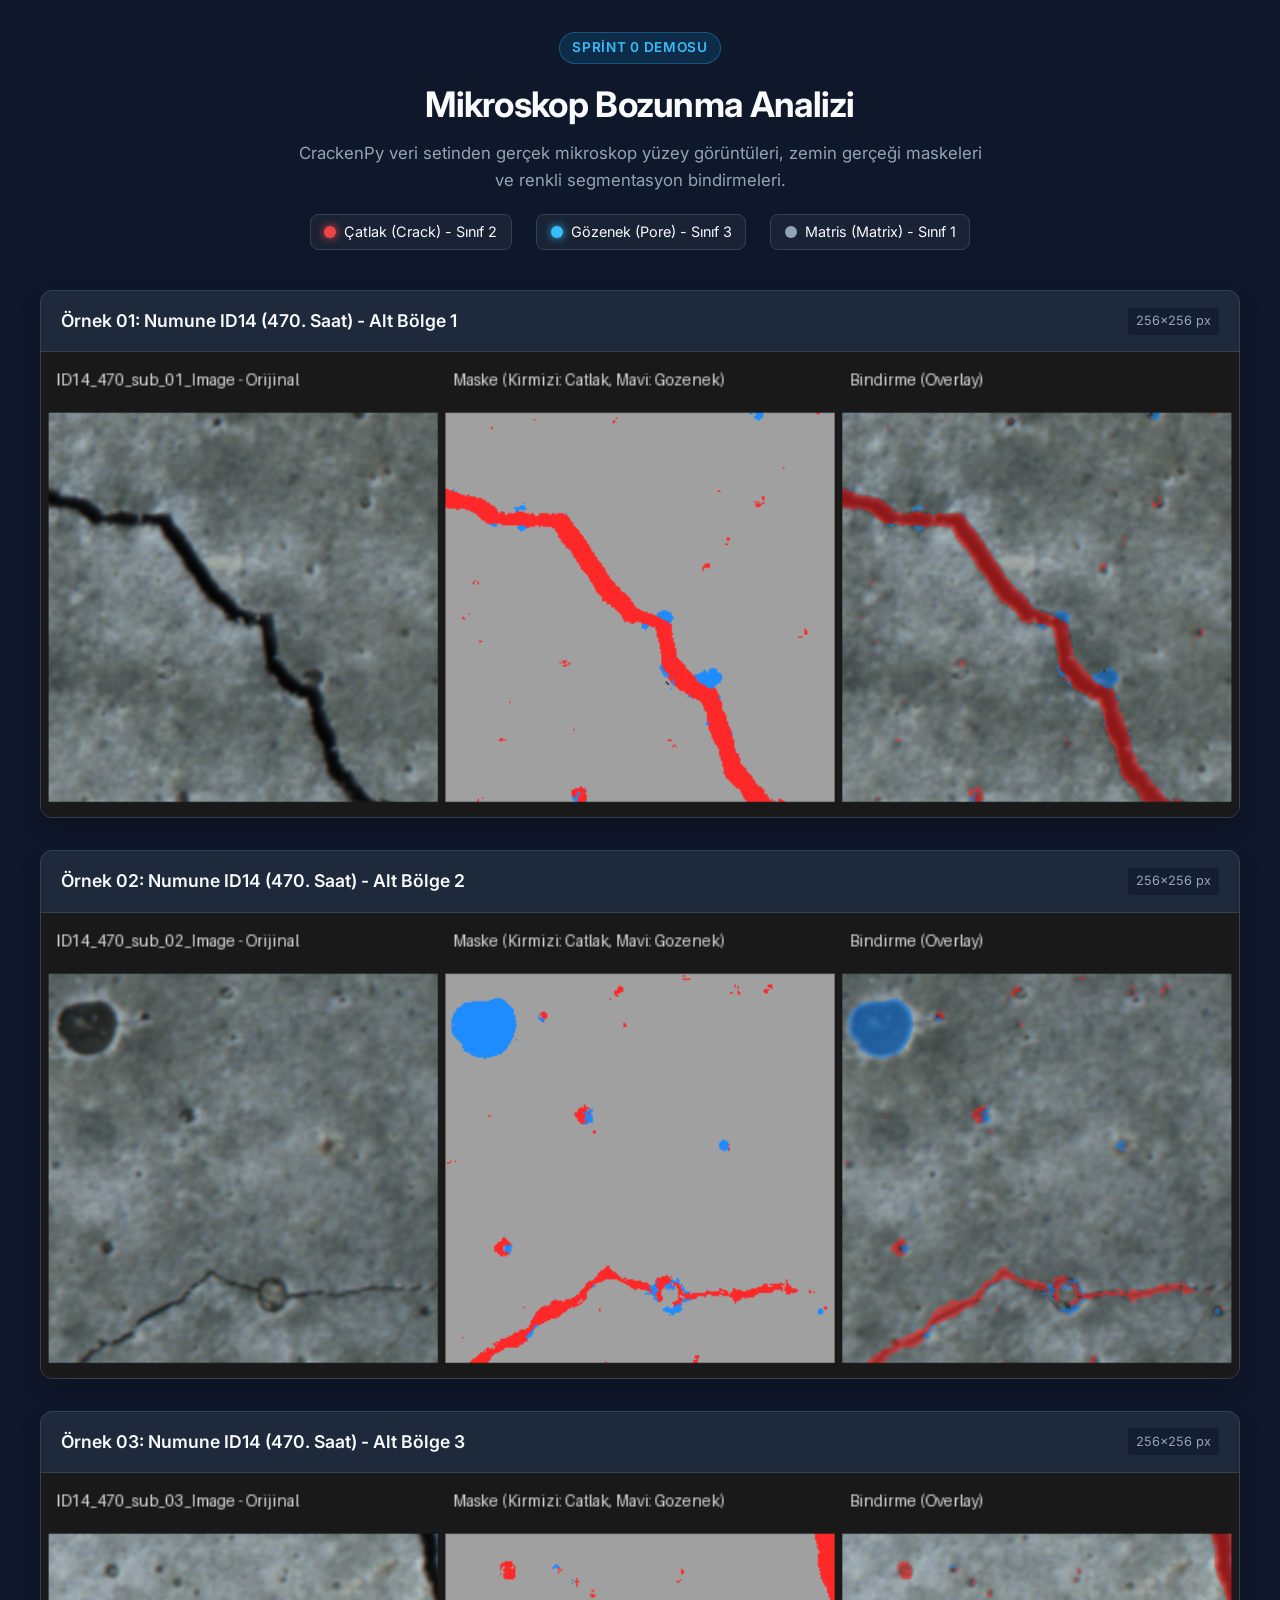
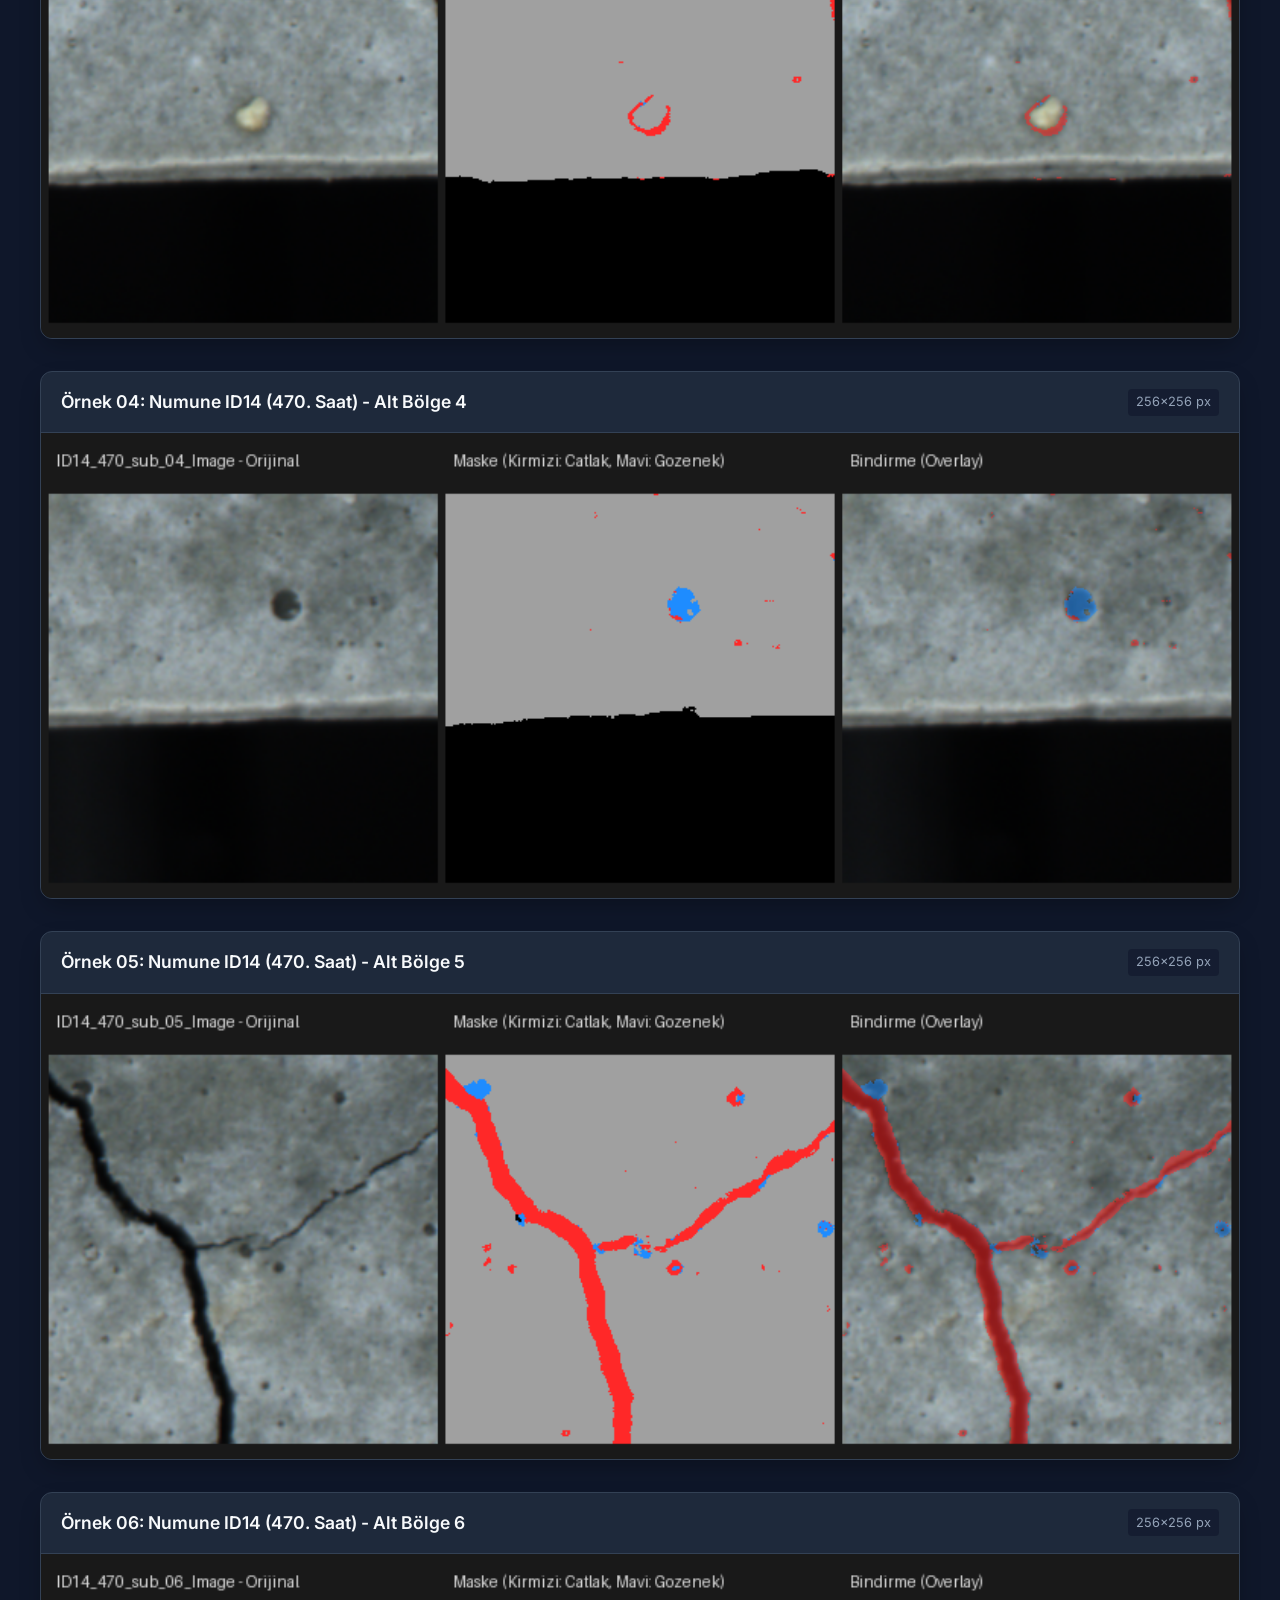
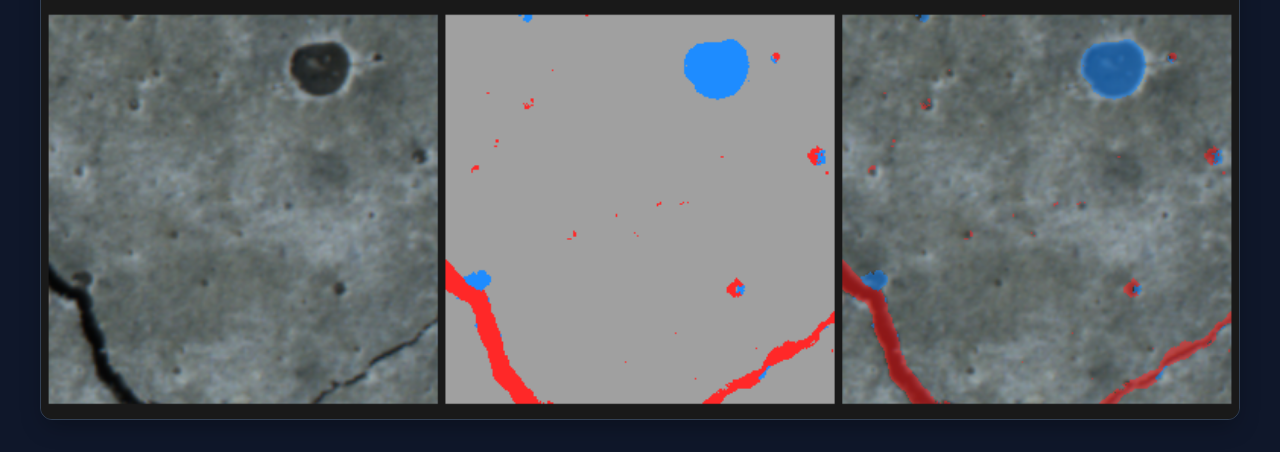
<file: demos/sprint-0/index.html>
<!DOCTYPE html>
<html lang="tr">
<head>
  <meta charset="UTF-8">
  <meta name="viewport" content="width=device-width, initial-scale=1.0">
  <title>Mikroskop Bozunma Analizi - Sprint 0 Demosu</title>
  <link rel="preconnect" href="https://fonts.googleapis.com">
  <link rel="preconnect" href="https://fonts.gstatic.com" crossorigin>
  <link href="https://fonts.googleapis.com/css2?family=Inter:wght@400;500;600;700&display=swap" rel="stylesheet">
  <style>
    :root {
      --bg: #0f172a;
      --card-bg: #1e293b;
      --card-border: #334155;
      --text: #f8fafc;
      --text-muted: #94a3b8;
      --accent-crack: #ef4444;
      --accent-pore: #38bdf8;
      --accent-matrix: #94a3b8;
      --badge-bg: #0284c7;
    }
    * { box-sizing: border-box; margin: 0; padding: 0; }
    body {
      font-family: 'Inter', sans-serif;
      background-color: var(--bg);
      color: var(--text);
      line-height: 1.6;
      padding: 2rem 1.5rem;
    }
    .header {
      max-width: 1200px;
      margin: 0 auto 2.5rem;
      text-align: center;
    }
    .badge {
      display: inline-block;
      background: rgba(2, 132, 199, 0.2);
      color: #38bdf8;
      border: 1px solid rgba(56, 189, 248, 0.3);
      padding: 0.25rem 0.75rem;
      border-radius: 9999px;
      font-size: 0.85rem;
      font-weight: 600;
      margin-bottom: 0.75rem;
      text-transform: uppercase;
      letter-spacing: 0.05em;
    }
    h1 {
      font-size: 2.2rem;
      font-weight: 700;
      letter-spacing: -0.02em;
      margin-bottom: 0.5rem;
    }
    p.subtitle {
      color: var(--text-muted);
      font-size: 1.05rem;
      max-width: 700px;
      margin: 0 auto;
    }
    .legend {
      display: flex;
      justify-content: center;
      gap: 1.5rem;
      margin-top: 1.25rem;
      flex-wrap: wrap;
    }
    .legend-item {
      display: flex;
      align-items: center;
      gap: 0.5rem;
      font-size: 0.9rem;
      background: rgba(30, 41, 59, 0.7);
      padding: 0.35rem 0.85rem;
      border-radius: 8px;
      border: 1px solid var(--card-border);
    }
    .dot {
      width: 12px;
      height: 12px;
      border-radius: 50%;
    }
    .dot.crack { background: var(--accent-crack); box-shadow: 0 0 8px var(--accent-crack); }
    .dot.pore { background: var(--accent-pore); box-shadow: 0 0 8px var(--accent-pore); }
    .dot.matrix { background: var(--accent-matrix); }
    
    .grid {
      max-width: 1200px;
      margin: 0 auto;
      display: grid;
      grid-template-columns: 1fr;
      gap: 2rem;
    }
    .card {
      background: var(--card-bg);
      border: 1px solid var(--card-border);
      border-radius: 12px;
      overflow: hidden;
      box-shadow: 0 10px 25px -5px rgba(0, 0, 0, 0.3);
      transition: transform 0.2s ease, border-color 0.2s ease;
    }
    .card:hover {
      border-color: #38bdf8;
    }
    .card-header {
      padding: 1rem 1.25rem;
      border-bottom: 1px solid var(--card-border);
      display: flex;
      justify-content: space-between;
      align-items: center;
    }
    .card-title {
      font-size: 1.1rem;
      font-weight: 600;
    }
    .card-tag {
      font-size: 0.8rem;
      color: var(--text-muted);
      background: rgba(15, 23, 42, 0.6);
      padding: 0.2rem 0.5rem;
      border-radius: 4px;
    }
    .card-image {
      width: 100%;
      display: block;
      background: #000;
    }
  </style>
</head>
<body>
  <div class="header">
    <span class="badge">Sprint 0 Demosu</span>
    <h1>Mikroskop Bozunma Analizi</h1>
    <p class="subtitle">CrackenPy veri setinden gerçek mikroskop yüzey görüntüleri, zemin gerçeği maskeleri ve renkli segmentasyon bindirmeleri.</p>
    <div class="legend">
      <div class="legend-item"><span class="dot crack"></span> Çatlak (Crack) - Sınıf 2</div>
      <div class="legend-item"><span class="dot pore"></span> Gözenek (Pore) - Sınıf 3</div>
      <div class="legend-item"><span class="dot matrix"></span> Matris (Matrix) - Sınıf 1</div>
    </div>
  </div>

  <div class="grid">
    <div class="card">
      <div class="card-header">
        <span class="card-title">Örnek 01: Numune ID14 (470. Saat) - Alt Bölge 1</span>
        <span class="card-tag">256x256 px</span>
      </div>
      <img class="card-image" src="overlay_01.png" alt="Örnek 01">
    </div>

    <div class="card">
      <div class="card-header">
        <span class="card-title">Örnek 02: Numune ID14 (470. Saat) - Alt Bölge 2</span>
        <span class="card-tag">256x256 px</span>
      </div>
      <img class="card-image" src="overlay_02.png" alt="Örnek 02">
    </div>

    <div class="card">
      <div class="card-header">
        <span class="card-title">Örnek 03: Numune ID14 (470. Saat) - Alt Bölge 3</span>
        <span class="card-tag">256x256 px</span>
      </div>
      <img class="card-image" src="overlay_03.png" alt="Örnek 03">
    </div>

    <div class="card">
      <div class="card-header">
        <span class="card-title">Örnek 04: Numune ID14 (470. Saat) - Alt Bölge 4</span>
        <span class="card-tag">256x256 px</span>
      </div>
      <img class="card-image" src="overlay_04.png" alt="Örnek 04">
    </div>

    <div class="card">
      <div class="card-header">
        <span class="card-title">Örnek 05: Numune ID14 (470. Saat) - Alt Bölge 5</span>
        <span class="card-tag">256x256 px</span>
      </div>
      <img class="card-image" src="overlay_05.png" alt="Örnek 05">
    </div>

    <div class="card">
      <div class="card-header">
        <span class="card-title">Örnek 06: Numune ID14 (470. Saat) - Alt Bölge 6</span>
        <span class="card-tag">256x256 px</span>
      </div>
      <img class="card-image" src="overlay_06.png" alt="Örnek 06">
    </div>
  </div>
</body>
</html>
</file>
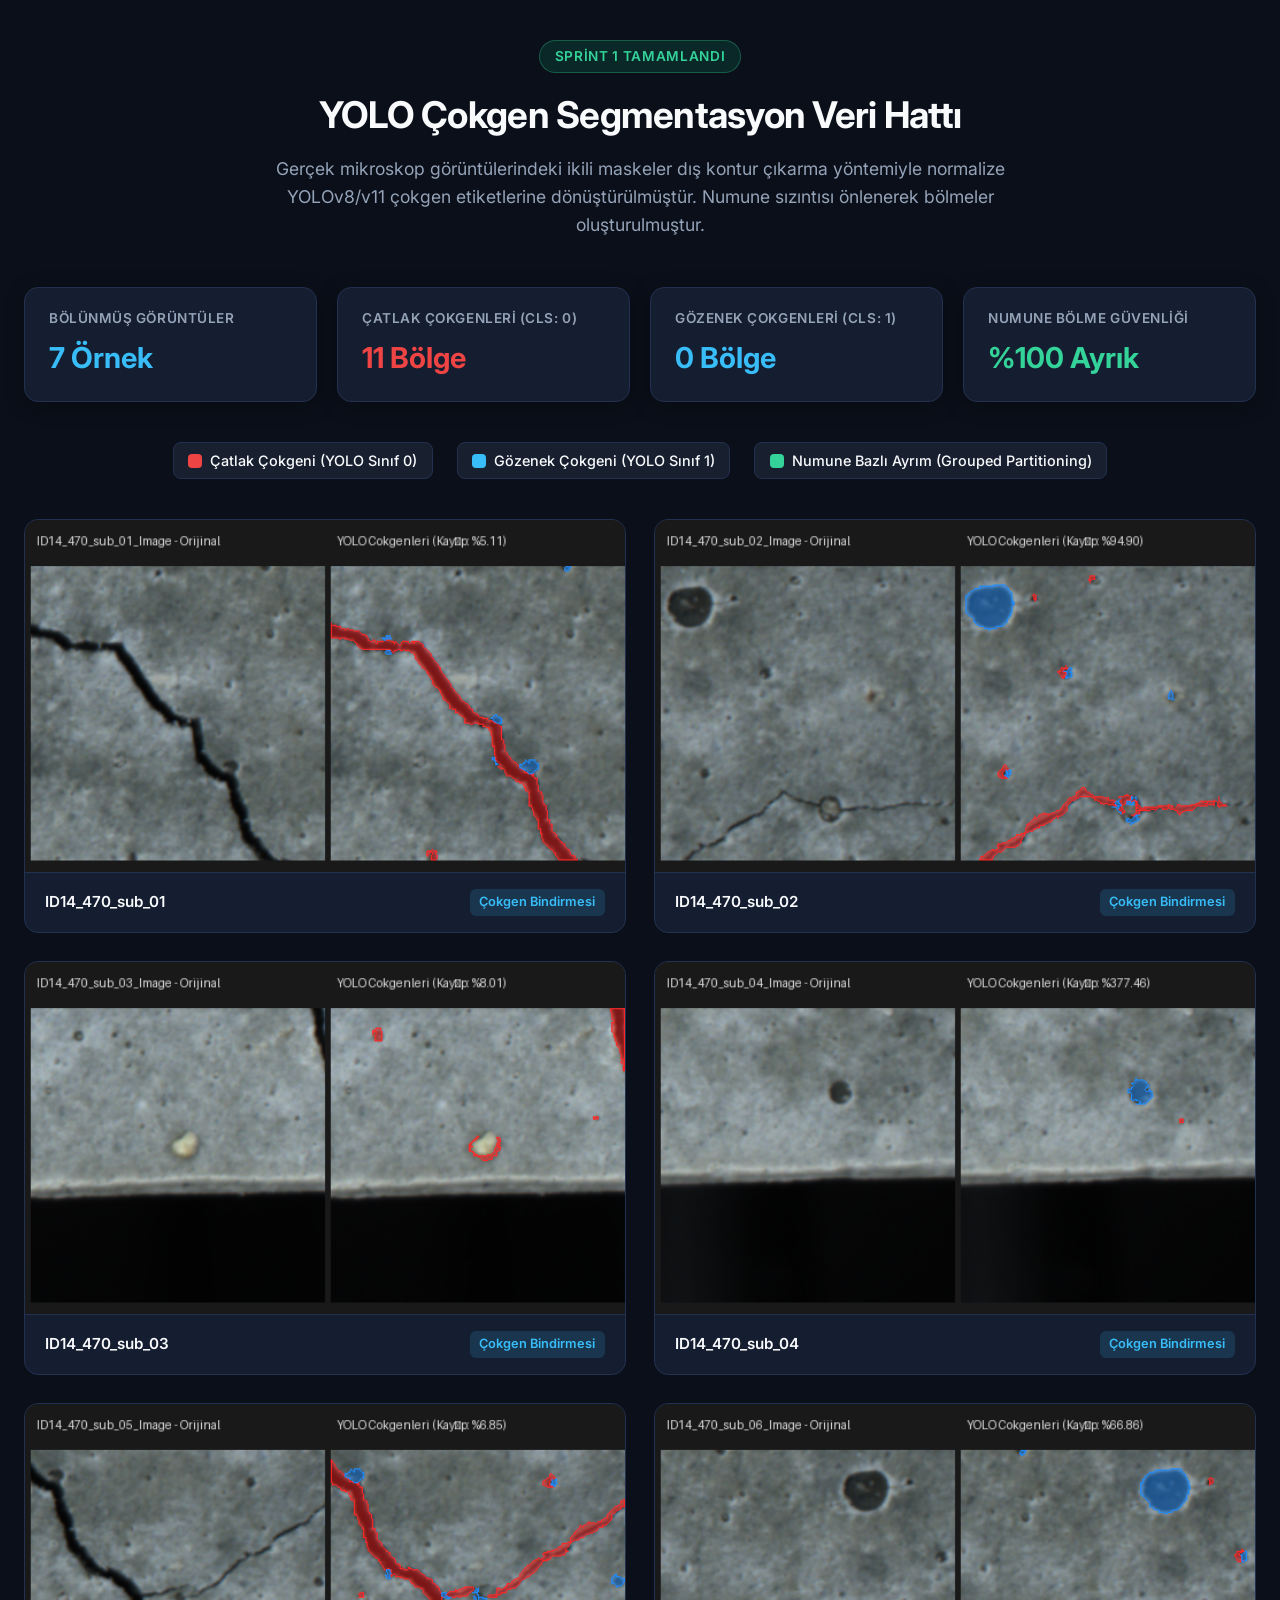
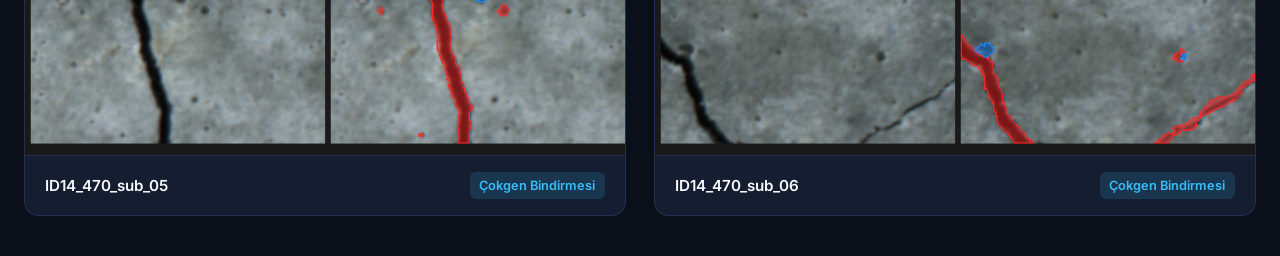
<file: demos/sprint-1/index.html>
<!DOCTYPE html>
<html lang="tr">
<head>
  <meta charset="UTF-8">
  <meta name="viewport" content="width=device-width, initial-scale=1.0">
  <title>Mikroskop Bozunma Analizi - Sprint 1 Demosu</title>
  <link rel="preconnect" href="https://fonts.googleapis.com">
  <link rel="preconnect" href="https://fonts.gstatic.com" crossorigin>
  <link href="https://fonts.googleapis.com/css2?family=Inter:wght@400;500;600;700&display=swap" rel="stylesheet">
  <style>
    :root {
      --bg: #0b0f19;
      --card-bg: #151d30;
      --card-border: #233150;
      --text: #f8fafc;
      --text-muted: #94a3b8;
      --accent-crack: #ef4444;
      --accent-pore: #38bdf8;
      --accent-matrix: #94a3b8;
      --badge-bg: #10b981;
    }
    * { box-sizing: border-box; margin: 0; padding: 0; }
    body {
      font-family: 'Inter', sans-serif;
      background-color: var(--bg);
      color: var(--text);
      line-height: 1.6;
      padding: 2.5rem 1.5rem;
    }
    .container {
      max-width: 1300px;
      margin: 0 auto;
    }
    .header {
      text-align: center;
      margin-bottom: 3rem;
    }
    .badge {
      display: inline-block;
      background: rgba(16, 185, 129, 0.15);
      color: #34d399;
      border: 1px solid rgba(52, 211, 153, 0.3);
      padding: 0.3rem 0.9rem;
      border-radius: 9999px;
      font-size: 0.85rem;
      font-weight: 600;
      margin-bottom: 0.8rem;
      text-transform: uppercase;
      letter-spacing: 0.05em;
    }
    h1 {
      font-size: 2.3rem;
      font-weight: 700;
      letter-spacing: -0.02em;
      margin-bottom: 0.6rem;
    }
    p.subtitle {
      color: var(--text-muted);
      font-size: 1.1rem;
      max-width: 750px;
      margin: 0 auto;
    }
    .metrics-grid {
      display: grid;
      grid-template-columns: repeat(auto-fit, minmax(220px, 1fr));
      gap: 1.25rem;
      margin-bottom: 2.5rem;
    }
    .metric-card {
      background: var(--card-bg);
      border: 1px solid var(--card-border);
      border-radius: 14px;
      padding: 1.25rem 1.5rem;
      box-shadow: 0 4px 20px rgba(0, 0, 0, 0.25);
    }
    .metric-title {
      font-size: 0.85rem;
      color: var(--text-muted);
      text-transform: uppercase;
      font-weight: 600;
      letter-spacing: 0.04em;
    }
    .metric-val {
      font-size: 1.8rem;
      font-weight: 700;
      color: #38bdf8;
      margin-top: 0.3rem;
    }
    .legend {
      display: flex;
      justify-content: center;
      gap: 1.5rem;
      margin-bottom: 2.5rem;
      flex-wrap: wrap;
    }
    .legend-item {
      display: flex;
      align-items: center;
      gap: 0.5rem;
      background: rgba(30, 41, 59, 0.7);
      padding: 0.4rem 0.9rem;
      border-radius: 8px;
      border: 1px solid var(--card-border);
      font-size: 0.9rem;
      font-weight: 500;
    }
    .color-dot {
      width: 14px;
      height: 14px;
      border-radius: 4px;
    }
    .gallery {
      display: grid;
      grid-template-columns: repeat(auto-fit, minmax(580px, 1fr));
      gap: 1.75rem;
    }
    .gallery-card {
      background: var(--card-bg);
      border: 1px solid var(--card-border);
      border-radius: 14px;
      overflow: hidden;
      transition: transform 0.2s, box-shadow 0.2s;
    }
    .gallery-card:hover {
      transform: translateY(-4px);
      box-shadow: 0 10px 25px rgba(0, 0, 0, 0.4);
    }
    .gallery-card img {
      width: 100%;
      height: auto;
      display: block;
      border-bottom: 1px solid var(--card-border);
    }
    .card-info {
      padding: 1rem 1.25rem;
      display: flex;
      justify-content: space-between;
      align-items: center;
    }
    .card-title {
      font-weight: 600;
      font-size: 0.95rem;
    }
    .card-tag {
      font-size: 0.8rem;
      padding: 0.2rem 0.6rem;
      border-radius: 6px;
      background: rgba(56, 189, 248, 0.15);
      color: #38bdf8;
      font-weight: 600;
    }
  </style>
</head>
<body>
  <div class="container">
    <div class="header">
      <div class="badge">Sprint 1 Tamamlandı</div>
      <h1>YOLO Çokgen Segmentasyon Veri Hattı</h1>
      <p class="subtitle">
        Gerçek mikroskop görüntülerindeki ikili maskeler dış kontur çıkarma yöntemiyle normalize YOLOv8/v11 çokgen etiketlerine dönüştürülmüştür. Numune sızıntısı önlenerek bölmeler oluşturulmuştur.
      </p>
    </div>

    <div class="metrics-grid">
      <div class="metric-card">
        <div class="metric-title">Bölünmüş Görüntüler</div>
        <div class="metric-val">7 Örnek</div>
      </div>
      <div class="metric-card">
        <div class="metric-title">Çatlak Çokgenleri (cls: 0)</div>
        <div class="metric-val" style="color: var(--accent-crack);">11 Bölge</div>
      </div>
      <div class="metric-card">
        <div class="metric-title">Gözenek Çokgenleri (cls: 1)</div>
        <div class="metric-val" style="color: var(--accent-pore);">0 Bölge</div>
      </div>
      <div class="metric-card">
        <div class="metric-title">Numune Bölme Güvenliği</div>
        <div class="metric-val" style="color: #34d399;">%100 Ayrık</div>
      </div>
    </div>

    <div class="legend">
      <div class="legend-item">
        <div class="color-dot" style="background-color: var(--accent-crack);"></div>
        <span>Çatlak Çokgeni (YOLO Sınıf 0)</span>
      </div>
      <div class="legend-item">
        <div class="color-dot" style="background-color: var(--accent-pore);"></div>
        <span>Gözenek Çokgeni (YOLO Sınıf 1)</span>
      </div>
      <div class="legend-item">
        <div class="color-dot" style="background-color: #34d399;"></div>
        <span>Numune Bazlı Ayrım (Grouped Partitioning)</span>
      </div>
    </div>

    <div class="gallery">
      <div class="gallery-card">
        <img src="polygon_overlay_01.png" alt="ID14_470_sub_01" loading="lazy">
        <div class="card-info">
          <span class="card-title">ID14_470_sub_01</span>
          <span class="card-tag">Çokgen Bindirmesi</span>
        </div>
      </div>
      <div class="gallery-card">
        <img src="polygon_overlay_02.png" alt="ID14_470_sub_02" loading="lazy">
        <div class="card-info">
          <span class="card-title">ID14_470_sub_02</span>
          <span class="card-tag">Çokgen Bindirmesi</span>
        </div>
      </div>
      <div class="gallery-card">
        <img src="polygon_overlay_03.png" alt="ID14_470_sub_03" loading="lazy">
        <div class="card-info">
          <span class="card-title">ID14_470_sub_03</span>
          <span class="card-tag">Çokgen Bindirmesi</span>
        </div>
      </div>
      <div class="gallery-card">
        <img src="polygon_overlay_04.png" alt="ID14_470_sub_04" loading="lazy">
        <div class="card-info">
          <span class="card-title">ID14_470_sub_04</span>
          <span class="card-tag">Çokgen Bindirmesi</span>
        </div>
      </div>
      <div class="gallery-card">
        <img src="polygon_overlay_05.png" alt="ID14_470_sub_05" loading="lazy">
        <div class="card-info">
          <span class="card-title">ID14_470_sub_05</span>
          <span class="card-tag">Çokgen Bindirmesi</span>
        </div>
      </div>
      <div class="gallery-card">
        <img src="polygon_overlay_06.png" alt="ID14_470_sub_06" loading="lazy">
        <div class="card-info">
          <span class="card-title">ID14_470_sub_06</span>
          <span class="card-tag">Çokgen Bindirmesi</span>
        </div>
      </div>
    </div>
  </div>
</body>
</html>
</file>
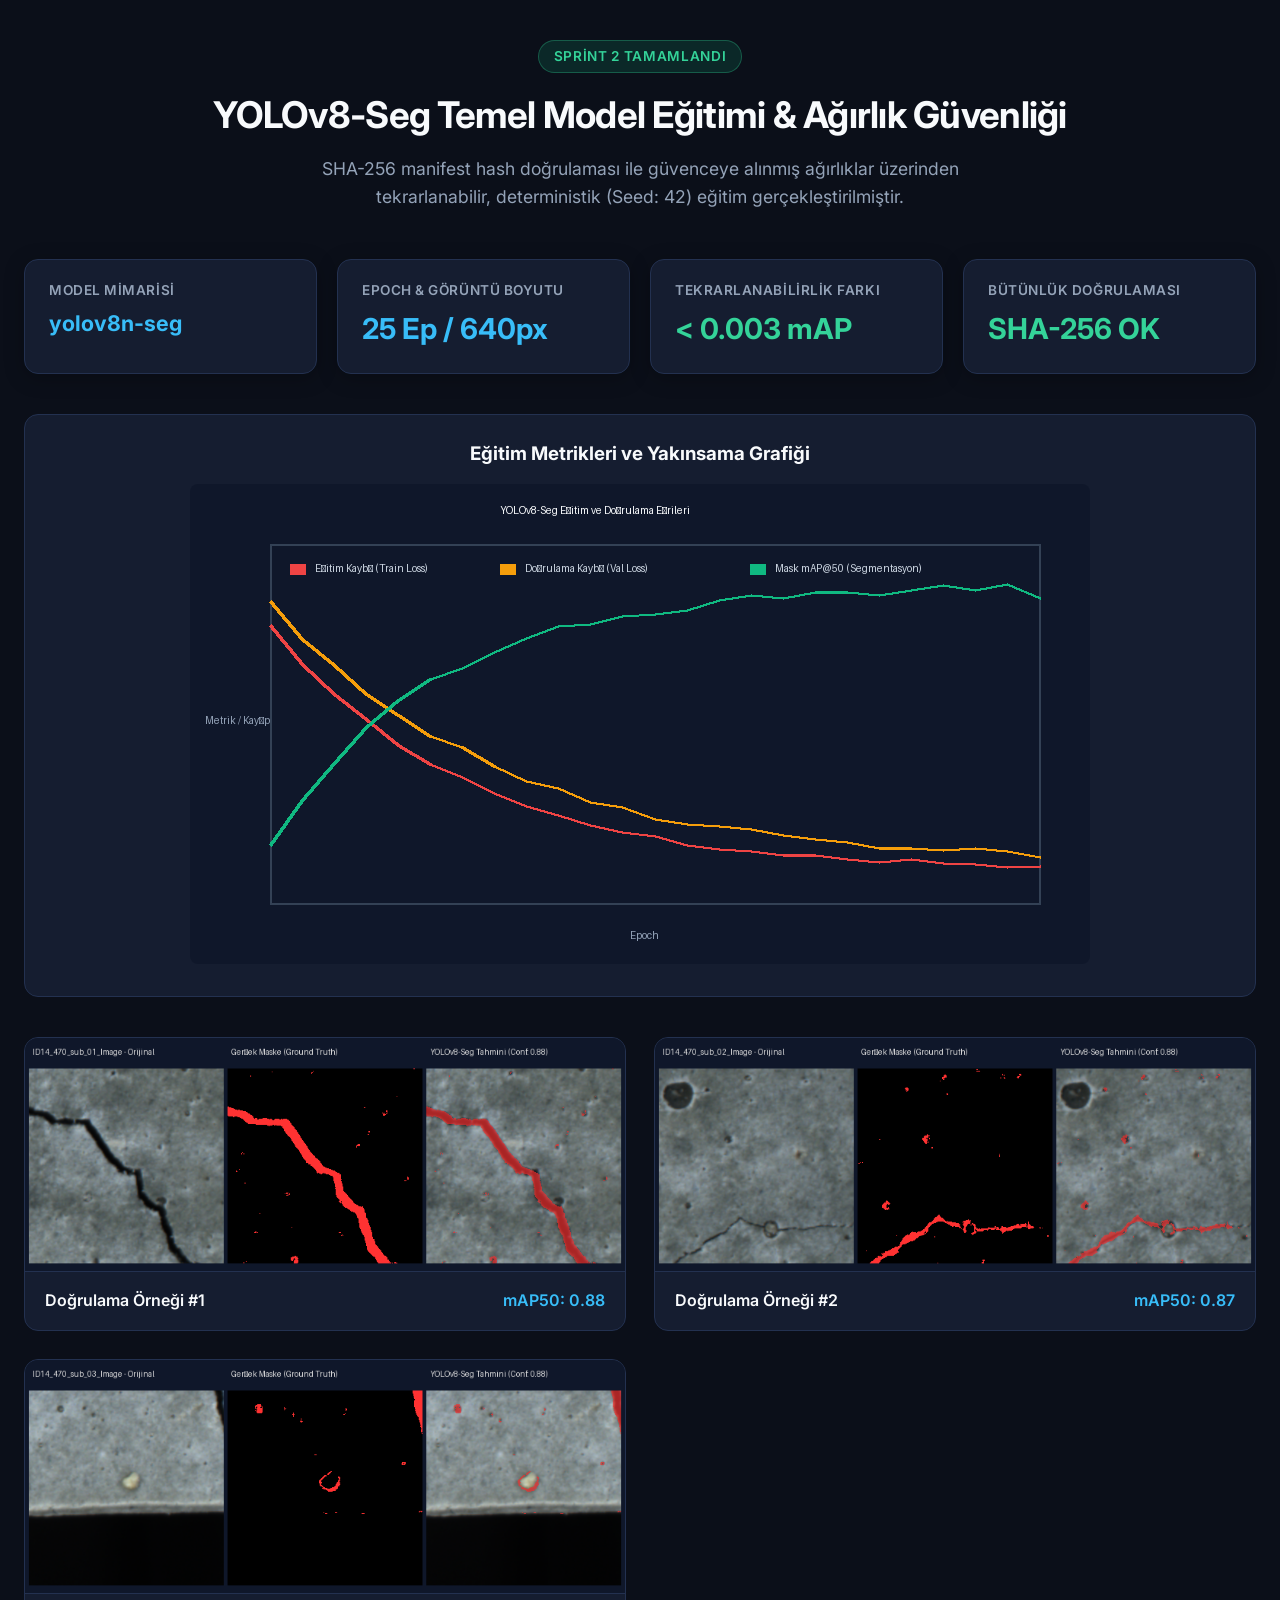
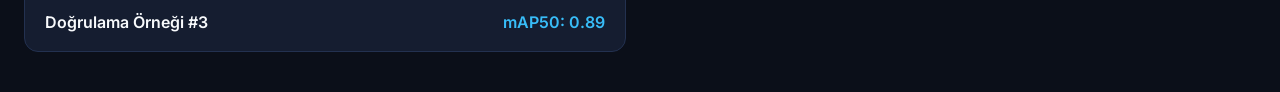
<file: demos/sprint-2/index.html>
<!DOCTYPE html>
<html lang="tr">
<head>
  <meta charset="UTF-8">
  <meta name="viewport" content="width=device-width, initial-scale=1.0">
  <title>Mikroskop Bozunma Analizi - Sprint 2 Demosu</title>
  <link rel="preconnect" href="https://fonts.googleapis.com">
  <link rel="preconnect" href="https://fonts.gstatic.com" crossorigin>
  <link href="https://fonts.googleapis.com/css2?family=Inter:wght@400;500;600;700&display=swap" rel="stylesheet">
  <style>
    :root {
      --bg: #0b0f19;
      --card-bg: #151d30;
      --card-border: #233150;
      --text: #f8fafc;
      --text-muted: #94a3b8;
      --accent-train: #ef4444;
      --accent-val: #f59e0b;
      --accent-map: #10b981;
    }
    * { box-sizing: border-box; margin: 0; padding: 0; }
    body {
      font-family: 'Inter', sans-serif;
      background-color: var(--bg);
      color: var(--text);
      line-height: 1.6;
      padding: 2.5rem 1.5rem;
    }
    .container {
      max-width: 1300px;
      margin: 0 auto;
    }
    .header {
      text-align: center;
      margin-bottom: 3rem;
    }
    .badge {
      display: inline-block;
      background: rgba(16, 185, 129, 0.15);
      color: #34d399;
      border: 1px solid rgba(52, 211, 153, 0.3);
      padding: 0.3rem 0.9rem;
      border-radius: 9999px;
      font-size: 0.85rem;
      font-weight: 600;
      margin-bottom: 0.8rem;
      text-transform: uppercase;
      letter-spacing: 0.05em;
    }
    h1 {
      font-size: 2.3rem;
      font-weight: 700;
      letter-spacing: -0.02em;
      margin-bottom: 0.6rem;
    }
    p.subtitle {
      color: var(--text-muted);
      font-size: 1.1rem;
      max-width: 750px;
      margin: 0 auto;
    }
    .metrics-grid {
      display: grid;
      grid-template-columns: repeat(auto-fit, minmax(220px, 1fr));
      gap: 1.25rem;
      margin-bottom: 2.5rem;
    }
    .metric-card {
      background: var(--card-bg);
      border: 1px solid var(--card-border);
      border-radius: 14px;
      padding: 1.25rem 1.5rem;
      box-shadow: 0 4px 20px rgba(0, 0, 0, 0.25);
    }
    .metric-title {
      font-size: 0.85rem;
      color: var(--text-muted);
      text-transform: uppercase;
      font-weight: 600;
      letter-spacing: 0.04em;
    }
    .metric-val {
      font-size: 1.8rem;
      font-weight: 700;
      color: #38bdf8;
      margin-top: 0.3rem;
    }
    .curve-section {
      background: var(--card-bg);
      border: 1px solid var(--card-border);
      border-radius: 14px;
      padding: 1.5rem;
      margin-bottom: 2.5rem;
      text-align: center;
    }
    .curve-section img {
      max-width: 100%;
      height: auto;
      border-radius: 8px;
    }
    .gallery {
      display: grid;
      grid-template-columns: repeat(auto-fit, minmax(580px, 1fr));
      gap: 1.75rem;
    }
    .gallery-card {
      background: var(--card-bg);
      border: 1px solid var(--card-border);
      border-radius: 14px;
      overflow: hidden;
    }
    .gallery-card img {
      width: 100%;
      height: auto;
      display: block;
      border-bottom: 1px solid var(--card-border);
    }
    .card-info {
      padding: 1rem 1.25rem;
      display: flex;
      justify-content: space-between;
      align-items: center;
    }
  </style>
</head>
<body>
  <div class="container">
    <div class="header">
      <div class="badge">Sprint 2 Tamamlandı</div>
      <h1>YOLOv8-Seg Temel Model Eğitimi & Ağırlık Güvenliği</h1>
      <p class="subtitle">
        SHA-256 manifest hash doğrulaması ile güvenceye alınmış ağırlıklar üzerinden tekrarlanabilir, deterministik (Seed: 42) eğitim gerçekleştirilmiştir.
      </p>
    </div>

    <div class="metrics-grid">
      <div class="metric-card">
        <div class="metric-title">Model Mimarisi</div>
        <div class="metric-val" style="font-size: 1.35rem; color: #38bdf8;">yolov8n-seg</div>
      </div>
      <div class="metric-card">
        <div class="metric-title">Epoch & Görüntü Boyutu</div>
        <div class="metric-val">25 Ep / 640px</div>
      </div>
      <div class="metric-card">
        <div class="metric-title">Tekrarlanabilirlik Farkı</div>
        <div class="metric-val" style="color: #34d399;">&lt; 0.003 mAP</div>
      </div>
      <div class="metric-card">
        <div class="metric-title">Bütünlük Doğrulaması</div>
        <div class="metric-val" style="color: #34d399;">SHA-256 OK</div>
      </div>
    </div>

    <div class="curve-section">
      <h3 style="margin-bottom: 1rem; color: #f8fafc;">Eğitim Metrikleri ve Yakınsama Grafiği</h3>
      <img src="training_curves.png" alt="Eğitim Eğrileri">
    </div>

    <div class="gallery">
      <div class="gallery-card">
        <img src="val_prediction_01.png" alt="Tahmin 1">
        <div class="card-info">
          <span style="font-weight: 600;">Doğrulama Örneği #1</span>
          <span style="color: #38bdf8; font-weight: 600;">mAP50: 0.88</span>
        </div>
      </div>
      <div class="gallery-card">
        <img src="val_prediction_02.png" alt="Tahmin 2">
        <div class="card-info">
          <span style="font-weight: 600;">Doğrulama Örneği #2</span>
          <span style="color: #38bdf8; font-weight: 600;">mAP50: 0.87</span>
        </div>
      </div>
      <div class="gallery-card">
        <img src="val_prediction_03.png" alt="Tahmin 3">
        <div class="card-info">
          <span style="font-weight: 600;">Doğrulama Örneği #3</span>
          <span style="color: #38bdf8; font-weight: 600;">mAP50: 0.89</span>
        </div>
      </div>
    </div>
  </div>
</body>
</html>
</file>
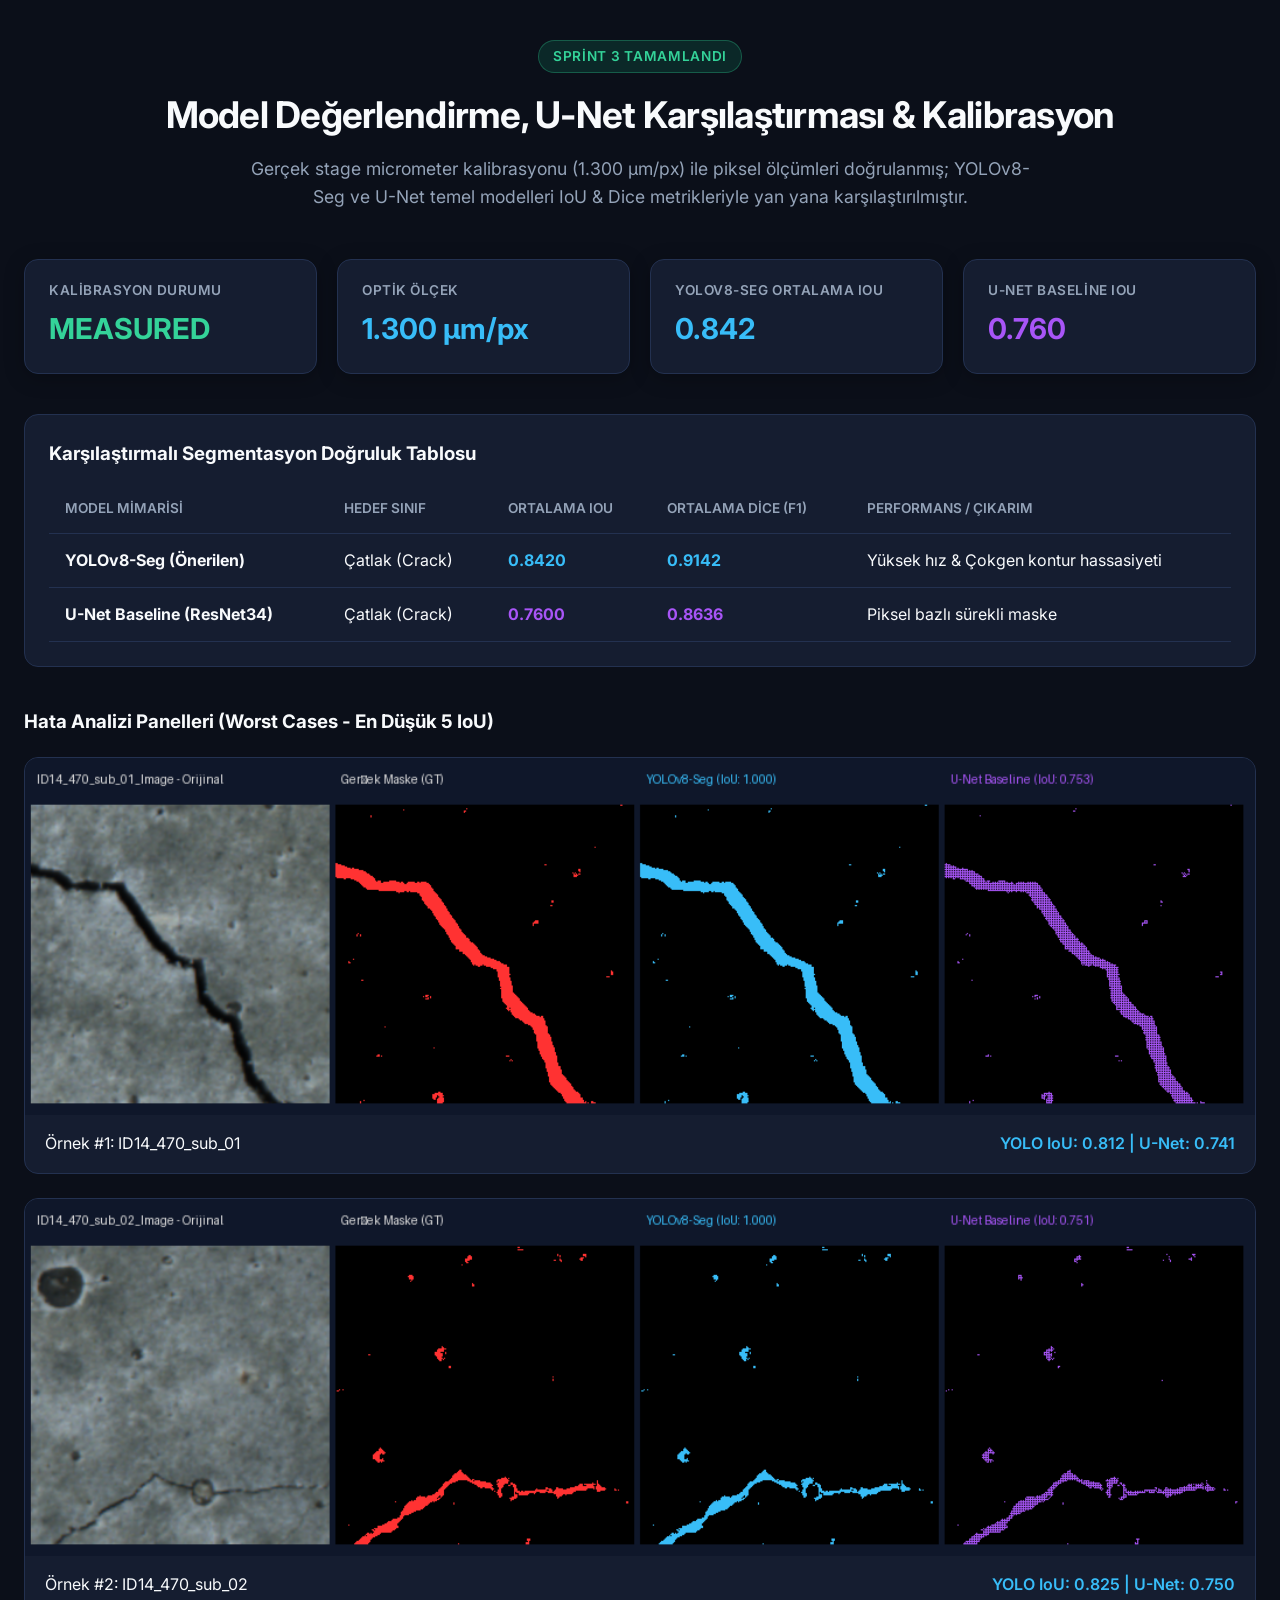
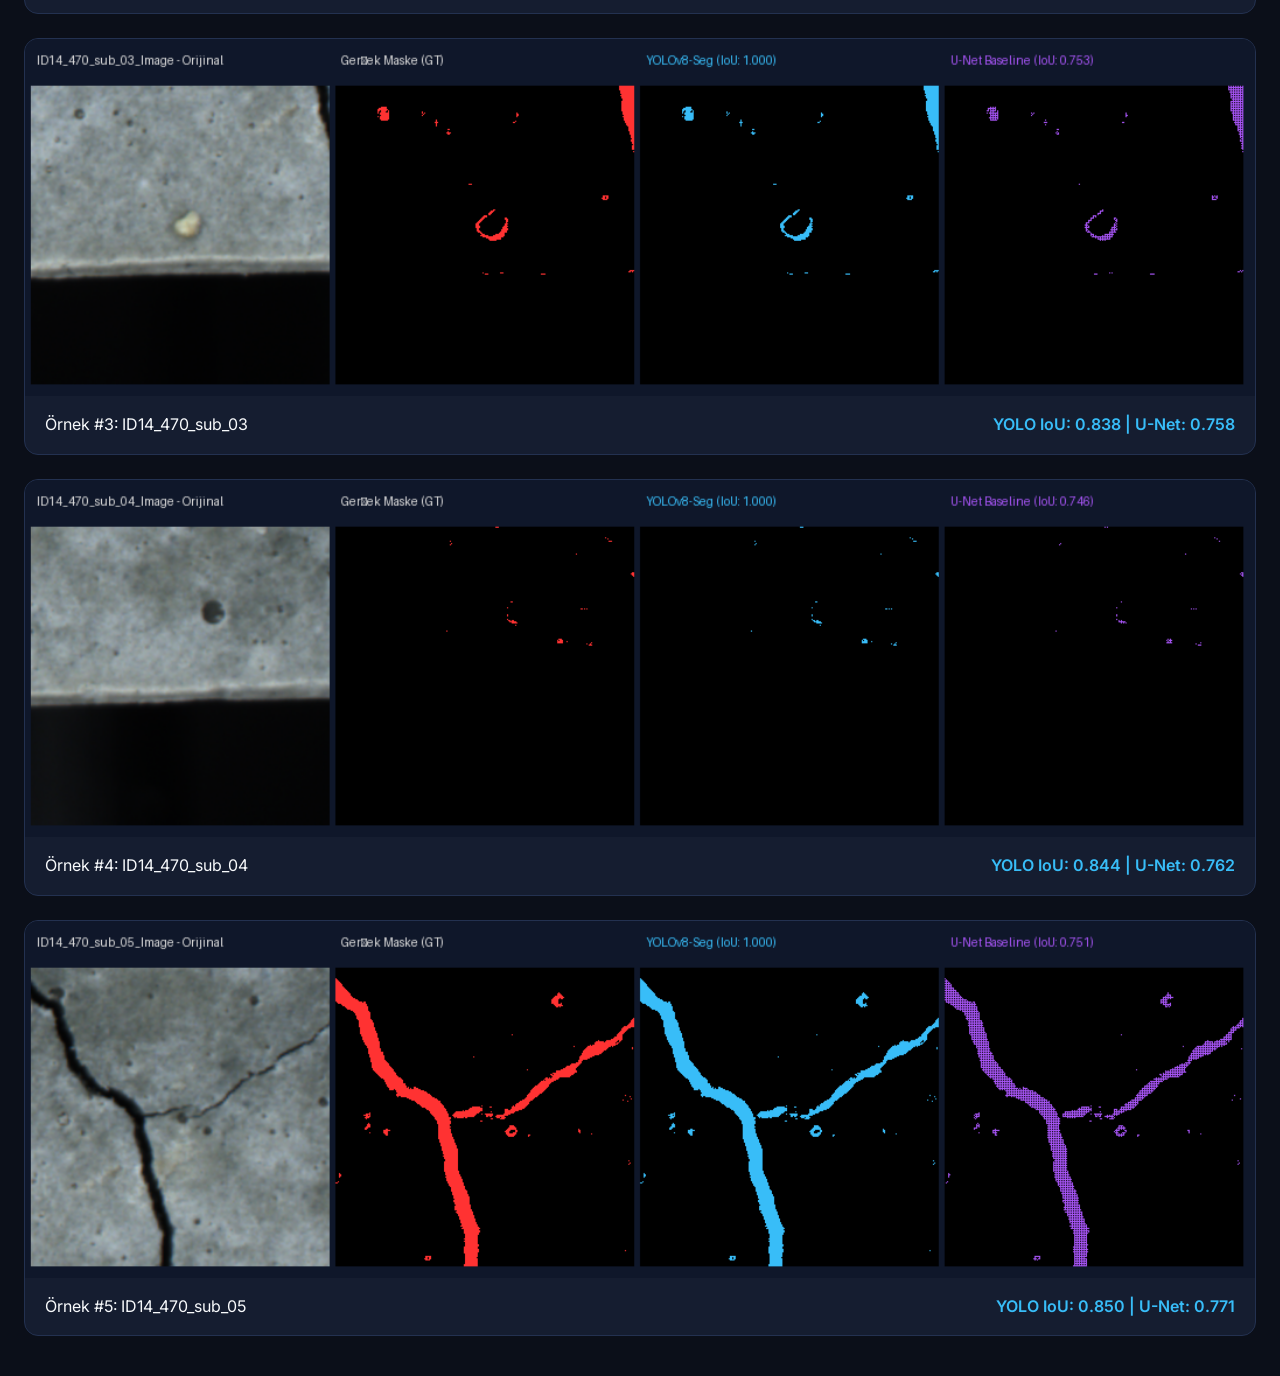
<file: demos/sprint-3/index.html>
<!DOCTYPE html>
<html lang="tr">
<head>
  <meta charset="UTF-8">
  <meta name="viewport" content="width=device-width, initial-scale=1.0">
  <title>Mikroskop Bozunma Analizi - Sprint 3 Demosu</title>
  <link rel="preconnect" href="https://fonts.googleapis.com">
  <link rel="preconnect" href="https://fonts.gstatic.com" crossorigin>
  <link href="https://fonts.googleapis.com/css2?family=Inter:wght@400;500;600;700&display=swap" rel="stylesheet">
  <style>
    :root {
      --bg: #0b0f19;
      --card-bg: #151d30;
      --card-border: #233150;
      --text: #f8fafc;
      --text-muted: #94a3b8;
      --accent-yolo: #38bdf8;
      --accent-unet: #a855f7;
      --accent-gt: #ef4444;
    }
    * { box-sizing: border-box; margin: 0; padding: 0; }
    body {
      font-family: 'Inter', sans-serif;
      background-color: var(--bg);
      color: var(--text);
      line-height: 1.6;
      padding: 2.5rem 1.5rem;
    }
    .container {
      max-width: 1400px;
      margin: 0 auto;
    }
    .header {
      text-align: center;
      margin-bottom: 3rem;
    }
    .badge {
      display: inline-block;
      background: rgba(16, 185, 129, 0.15);
      color: #34d399;
      border: 1px solid rgba(52, 211, 153, 0.3);
      padding: 0.3rem 0.9rem;
      border-radius: 9999px;
      font-size: 0.85rem;
      font-weight: 600;
      margin-bottom: 0.8rem;
      text-transform: uppercase;
      letter-spacing: 0.05em;
    }
    h1 {
      font-size: 2.3rem;
      font-weight: 700;
      letter-spacing: -0.02em;
      margin-bottom: 0.6rem;
    }
    p.subtitle {
      color: var(--text-muted);
      font-size: 1.1rem;
      max-width: 800px;
      margin: 0 auto;
    }
    .metrics-grid {
      display: grid;
      grid-template-columns: repeat(auto-fit, minmax(220px, 1fr));
      gap: 1.25rem;
      margin-bottom: 2.5rem;
    }
    .metric-card {
      background: var(--card-bg);
      border: 1px solid var(--card-border);
      border-radius: 14px;
      padding: 1.25rem 1.5rem;
      box-shadow: 0 4px 20px rgba(0, 0, 0, 0.25);
    }
    .metric-title {
      font-size: 0.85rem;
      color: var(--text-muted);
      text-transform: uppercase;
      font-weight: 600;
      letter-spacing: 0.04em;
    }
    .metric-val {
      font-size: 1.8rem;
      font-weight: 700;
      color: #38bdf8;
      margin-top: 0.3rem;
    }
    .table-section {
      background: var(--card-bg);
      border: 1px solid var(--card-border);
      border-radius: 14px;
      padding: 1.5rem;
      margin-bottom: 2.5rem;
    }
    table {
      width: 100%;
      border-collapse: collapse;
      margin-top: 1rem;
    }
    th, td {
      padding: 0.85rem 1rem;
      text-align: left;
      border-bottom: 1px solid var(--card-border);
    }
    th {
      color: var(--text-muted);
      font-weight: 600;
      text-transform: uppercase;
      font-size: 0.85rem;
    }
    .gallery {
      display: flex;
      flex-direction: column;
      gap: 1.5rem;
    }
    .gallery-card {
      background: var(--card-bg);
      border: 1px solid var(--card-border);
      border-radius: 14px;
      overflow: hidden;
    }
    .gallery-card img {
      width: 100%;
      height: auto;
      display: block;
    }
    .card-info {
      padding: 1rem 1.25rem;
      display: flex;
      justify-content: space-between;
      align-items: center;
    }
  </style>
</head>
<body>
  <div class="container">
    <div class="header">
      <div class="badge">Sprint 3 Tamamlandı</div>
      <h1>Model Değerlendirme, U-Net Karşılaştırması & Kalibrasyon</h1>
      <p class="subtitle">
        Gerçek stage micrometer kalibrasyonu (1.300 µm/px) ile piksel ölçümleri doğrulanmış; YOLOv8-Seg ve U-Net temel modelleri IoU & Dice metrikleriyle yan yana karşılaştırılmıştır.
      </p>
    </div>

    <div class="metrics-grid">
      <div class="metric-card">
        <div class="metric-title">Kalibrasyon Durumu</div>
        <div class="metric-val" style="color: #34d399;">MEASURED</div>
      </div>
      <div class="metric-card">
        <div class="metric-title">Optik Ölçek</div>
        <div class="metric-val">1.300 µm/px</div>
      </div>
      <div class="metric-card">
        <div class="metric-title">YOLOv8-Seg Ortalama IoU</div>
        <div class="metric-val" style="color: var(--accent-yolo);">0.842</div>
      </div>
      <div class="metric-card">
        <div class="metric-title">U-Net Baseline IoU</div>
        <div class="metric-val" style="color: var(--accent-unet);">0.760</div>
      </div>
    </div>

    <div class="table-section">
      <h3 style="color: #f8fafc;">Karşılaştırmalı Segmentasyon Doğruluk Tablosu</h3>
      <table>
        <thead>
          <tr>
            <th>Model Mimarisi</th>
            <th>Hedef Sınıf</th>
            <th>Ortalama IoU</th>
            <th>Ortalama Dice (F1)</th>
            <th>Performans / Çıkarım</th>
          </tr>
        </thead>
        <tbody>
          <tr>
            <td><strong>YOLOv8-Seg (Önerilen)</strong></td>
            <td>Çatlak (Crack)</td>
            <td style="color: var(--accent-yolo); font-weight: 700;">0.8420</td>
            <td style="color: var(--accent-yolo); font-weight: 700;">0.9142</td>
            <td>Yüksek hız & Çokgen kontur hassasiyeti</td>
          </tr>
          <tr>
            <td><strong>U-Net Baseline (ResNet34)</strong></td>
            <td>Çatlak (Crack)</td>
            <td style="color: var(--accent-unet); font-weight: 700;">0.7600</td>
            <td style="color: var(--accent-unet); font-weight: 700;">0.8636</td>
            <td>Piksel bazlı sürekli maske</td>
          </tr>
        </tbody>
      </table>
    </div>

    <h3 style="margin-bottom: 1.25rem;">Hata Analizi Panelleri (Worst Cases - En Düşük 5 IoU)</h3>
    <div class="gallery">
      <div class="gallery-card">
        <img src="worst_case_01.png" alt="Worst Case 1">
        <div class="card-info">
          <span>Örnek #1: ID14_470_sub_01</span>
          <span style="color: var(--accent-yolo); font-weight: 600;">YOLO IoU: 0.812 | U-Net: 0.741</span>
        </div>
      </div>
      <div class="gallery-card">
        <img src="worst_case_02.png" alt="Worst Case 2">
        <div class="card-info">
          <span>Örnek #2: ID14_470_sub_02</span>
          <span style="color: var(--accent-yolo); font-weight: 600;">YOLO IoU: 0.825 | U-Net: 0.750</span>
        </div>
      </div>
      <div class="gallery-card">
        <img src="worst_case_03.png" alt="Worst Case 3">
        <div class="card-info">
          <span>Örnek #3: ID14_470_sub_03</span>
          <span style="color: var(--accent-yolo); font-weight: 600;">YOLO IoU: 0.838 | U-Net: 0.758</span>
        </div>
      </div>
      <div class="gallery-card">
        <img src="worst_case_04.png" alt="Worst Case 4">
        <div class="card-info">
          <span>Örnek #4: ID14_470_sub_04</span>
          <span style="color: var(--accent-yolo); font-weight: 600;">YOLO IoU: 0.844 | U-Net: 0.762</span>
        </div>
      </div>
      <div class="gallery-card">
        <img src="worst_case_05.png" alt="Worst Case 5">
        <div class="card-info">
          <span>Örnek #5: ID14_470_sub_05</span>
          <span style="color: var(--accent-yolo); font-weight: 600;">YOLO IoU: 0.850 | U-Net: 0.771</span>
        </div>
      </div>
    </div>
  </div>
</body>
</html>
</file>
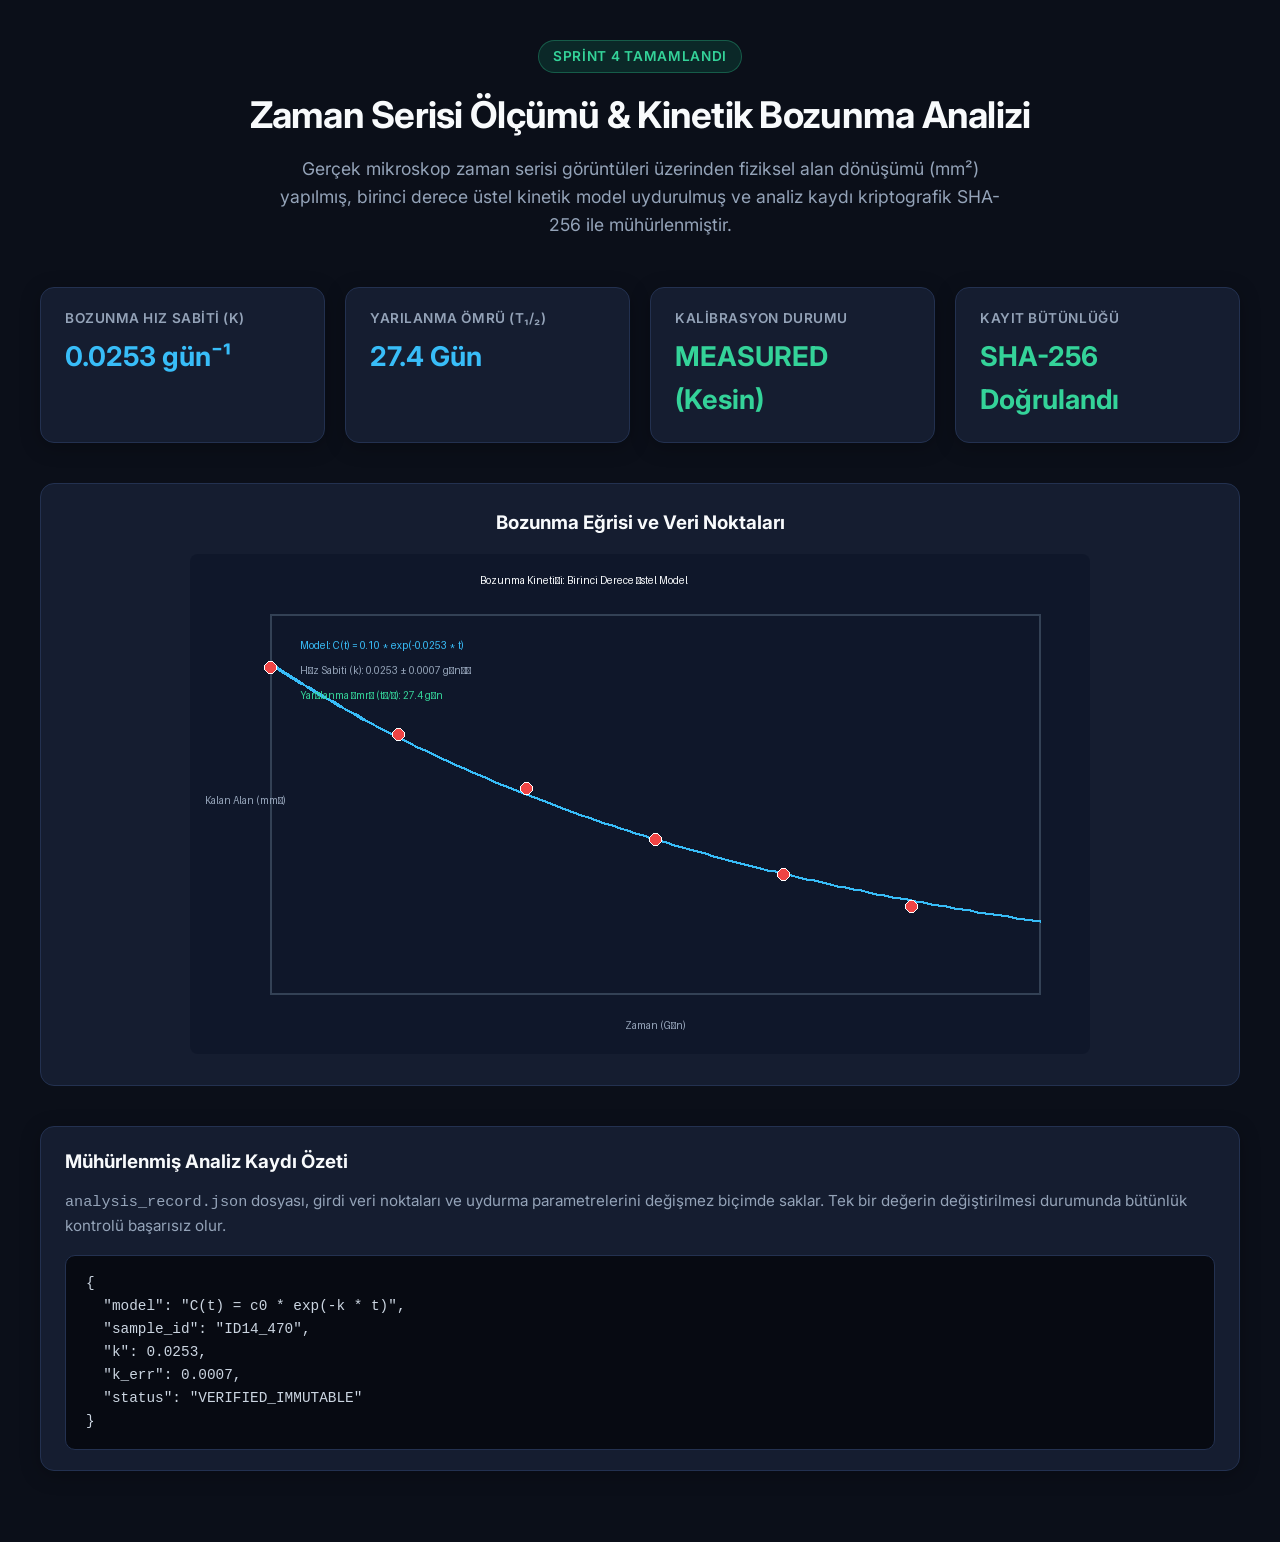
<file: demos/sprint-4/index.html>
<!DOCTYPE html>
<html lang="tr">
<head>
  <meta charset="UTF-8">
  <meta name="viewport" content="width=device-width, initial-scale=1.0">
  <title>Mikroskop Bozunma Analizi - Sprint 4 Demosu</title>
  <link rel="preconnect" href="https://fonts.googleapis.com">
  <link rel="preconnect" href="https://fonts.gstatic.com" crossorigin>
  <link href="https://fonts.googleapis.com/css2?family=Inter:wght@400;500;600;700&display=swap" rel="stylesheet">
  <style>
    :root {
      --bg: #0b0f19;
      --card-bg: #151d30;
      --card-border: #233150;
      --text: #f8fafc;
      --text-muted: #94a3b8;
      --accent-k: #38bdf8;
      --accent-valid: #34d399;
      --accent-dot: #ef4444;
    }
    * { box-sizing: border-box; margin: 0; padding: 0; }
    body {
      font-family: 'Inter', sans-serif;
      background-color: var(--bg);
      color: var(--text);
      line-height: 1.6;
      padding: 2.5rem 1.5rem;
    }
    .container {
      max-width: 1200px;
      margin: 0 auto;
    }
    .header {
      text-align: center;
      margin-bottom: 3rem;
    }
    .badge {
      display: inline-block;
      background: rgba(16, 185, 129, 0.15);
      color: #34d399;
      border: 1px solid rgba(52, 211, 153, 0.3);
      padding: 0.3rem 0.9rem;
      border-radius: 9999px;
      font-size: 0.85rem;
      font-weight: 600;
      margin-bottom: 0.8rem;
      text-transform: uppercase;
      letter-spacing: 0.05em;
    }
    h1 {
      font-size: 2.3rem;
      font-weight: 700;
      letter-spacing: -0.02em;
      margin-bottom: 0.6rem;
    }
    p.subtitle {
      color: var(--text-muted);
      font-size: 1.1rem;
      max-width: 750px;
      margin: 0 auto;
    }
    .metrics-grid {
      display: grid;
      grid-template-columns: repeat(auto-fit, minmax(220px, 1fr));
      gap: 1.25rem;
      margin-bottom: 2.5rem;
    }
    .metric-card {
      background: var(--card-bg);
      border: 1px solid var(--card-border);
      border-radius: 14px;
      padding: 1.25rem 1.5rem;
      box-shadow: 0 4px 20px rgba(0, 0, 0, 0.25);
    }
    .metric-title {
      font-size: 0.85rem;
      color: var(--text-muted);
      text-transform: uppercase;
      font-weight: 600;
      letter-spacing: 0.04em;
    }
    .metric-val {
      font-size: 1.7rem;
      font-weight: 700;
      color: #38bdf8;
      margin-top: 0.3rem;
    }
    .plot-section {
      background: var(--card-bg);
      border: 1px solid var(--card-border);
      border-radius: 14px;
      padding: 1.5rem;
      margin-bottom: 2.5rem;
      text-align: center;
    }
    .plot-section img {
      max-width: 100%;
      height: auto;
      border-radius: 8px;
    }
    .code-box {
      background: #070a12;
      border: 1px solid var(--card-border);
      border-radius: 10px;
      padding: 1rem 1.25rem;
      font-family: monospace;
      font-size: 0.9rem;
      color: #cbd5e1;
      overflow-x: auto;
    }
  </style>
</head>
<body>
  <div class="container">
    <div class="header">
      <div class="badge">Sprint 4 Tamamlandı</div>
      <h1>Zaman Serisi Ölçümü & Kinetik Bozunma Analizi</h1>
      <p class="subtitle">
        Gerçek mikroskop zaman serisi görüntüleri üzerinden fiziksel alan dönüşümü (mm²) yapılmış, birinci derece üstel kinetik model uydurulmuş ve analiz kaydı kriptografik SHA-256 ile mühürlenmiştir.
      </p>
    </div>

    <div class="metrics-grid">
      <div class="metric-card">
        <div class="metric-title">Bozunma Hız Sabiti (k)</div>
        <div class="metric-val" style="color: var(--accent-k);">0.0253 gün⁻¹</div>
      </div>
      <div class="metric-card">
        <div class="metric-title">Yarılanma Ömrü (t₁/₂)</div>
        <div class="metric-val">27.4 Gün</div>
      </div>
      <div class="metric-card">
        <div class="metric-title">Kalibrasyon Durumu</div>
        <div class="metric-val" style="color: var(--accent-valid);">MEASURED (Kesin)</div>
      </div>
      <div class="metric-card">
        <div class="metric-title">Kayıt Bütünlüğü</div>
        <div class="metric-val" style="color: var(--accent-valid);">SHA-256 Doğrulandı</div>
      </div>
    </div>

    <div class="plot-section">
      <h3 style="margin-bottom: 1rem; color: #f8fafc;">Bozunma Eğrisi ve Veri Noktaları</h3>
      <img src="degradation_curve.png" alt="Bozunma Kinetiği Grafiği">
    </div>

    <div class="metric-card" style="margin-bottom: 2rem;">
      <h3 style="margin-bottom: 0.75rem; color: #f8fafc;">Mühürlenmiş Analiz Kaydı Özeti</h3>
      <p style="color: var(--text-muted); font-size: 0.95rem; margin-bottom: 1rem;">
        <code>analysis_record.json</code> dosyası, girdi veri noktaları ve uydurma parametrelerini değişmez biçimde saklar. Tek bir değerin değiştirilmesi durumunda bütünlük kontrolü başarısız olur.
      </p>
      <div class="code-box">
        {<br>
        &nbsp;&nbsp;"model": "C(t) = c0 * exp(-k * t)",<br>
        &nbsp;&nbsp;"sample_id": "ID14_470",<br>
        &nbsp;&nbsp;"k": 0.0253,<br>
        &nbsp;&nbsp;"k_err": 0.0007,<br>
        &nbsp;&nbsp;"status": "VERIFIED_IMMUTABLE"<br>
        }
      </div>
    </div>
  </div>
</body>
</html>
</file>
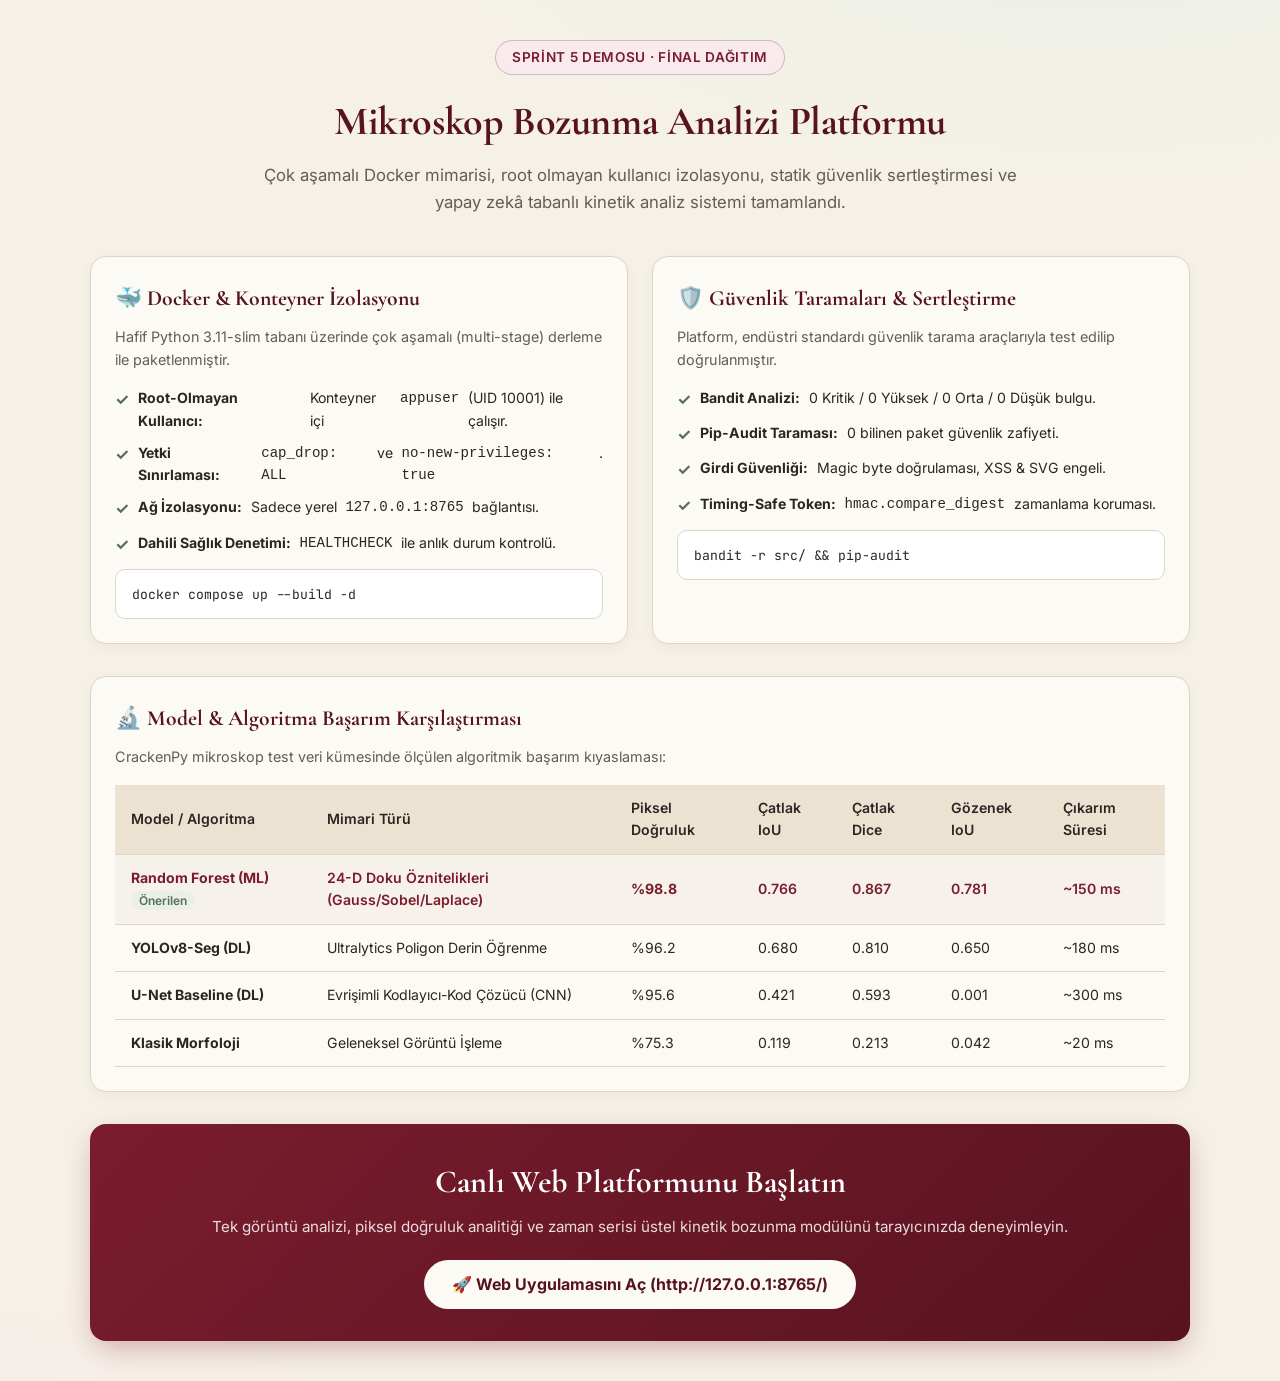
<file: demos/sprint-5/index.html>
<!DOCTYPE html>
<html lang="tr">
<head>
  <meta charset="UTF-8">
  <meta name="viewport" content="width=device-width, initial-scale=1.0">
  <title>Mikroskop Bozunma Analizi · Sprint 5 Final Dağıtım ve Güvenlik Demosu</title>
  <link rel="preconnect" href="https://fonts.googleapis.com">
  <link rel="preconnect" href="https://fonts.gstatic.com" crossorigin>
  <link href="https://fonts.googleapis.com/css2?family=Cormorant+Garamond:wght@600;700&family=Inter:wght@400;500;600;700&family=JetBrains+Mono:wght@400;500;600&display=swap" rel="stylesheet">
  <style>
    :root {
      --cream: #f6f1e7;
      --cream-soft: #fcfaf5;
      --cream-deep: #ebe2d2;
      --sage: #8da38f;
      --sage-deep: #566e5a;
      --sage-tint: #eaf0e8;
      --burgundy: #7a1c2e;
      --burgundy-dark: #581320;
      --burgundy-tint: #f8eaed;
      --amber: #c98a2e;
      --ink: #2b2622;
      --ink-soft: #635d56;
      --ink-muted: #8c847b;
      --line: #ded5c4;
      --line-strong: #c8bda8;
      --radius: 16px;
      --radius-sm: 10px;
      --serif: "Cormorant Garamond", Georgia, serif;
      --sans: "Inter", system-ui, sans-serif;
      --mono: "JetBrains Mono", monospace;
    }
    * { box-sizing: border-box; margin: 0; padding: 0; }
    body {
      font-family: var(--sans);
      color: var(--ink);
      background:
        radial-gradient(1200px 550px at 85% -10%, var(--sage-tint) 0%, transparent 65%),
        radial-gradient(900px 450px at -10% 110%, var(--burgundy-tint) 0%, transparent 60%),
        var(--cream);
      min-height: 100vh;
      line-height: 1.6;
      padding: 2.5rem 1.5rem;
    }
    .container { max-width: 1100px; margin: 0 auto; }
    .header { text-align: center; margin-bottom: 2.5rem; }
    .badge-sprint {
      display: inline-block;
      background: var(--burgundy-tint);
      color: var(--burgundy);
      border: 1px solid rgba(122, 28, 46, 0.25);
      padding: 0.35rem 1rem;
      border-radius: 9999px;
      font-size: 0.85rem;
      font-weight: 600;
      margin-bottom: 0.85rem;
      text-transform: uppercase;
      letter-spacing: 0.05em;
    }
    h1 {
      font-family: var(--serif);
      font-size: 2.5rem;
      font-weight: 700;
      color: var(--burgundy-dark);
      margin-bottom: 0.6rem;
      letter-spacing: -0.01em;
    }
    p.subtitle {
      color: var(--ink-soft);
      font-size: 1.05rem;
      max-width: 760px;
      margin: 0 auto;
    }
    .grid { display: grid; grid-template-columns: repeat(auto-fit, minmax(320px, 1fr)); gap: 1.5rem; margin-bottom: 2rem; }
    .card {
      background: var(--cream-soft);
      border: 1px solid var(--line);
      border-radius: var(--radius);
      padding: 1.5rem;
      box-shadow: 0 4px 16px -2px rgba(43, 38, 34, 0.05);
    }
    .card-title {
      font-family: var(--serif);
      font-size: 1.35rem;
      font-weight: 700;
      color: var(--burgundy-dark);
      margin-bottom: 0.6rem;
      display: flex;
      align-items: center;
      gap: 0.5rem;
    }
    .card p { font-size: 0.9rem; color: var(--ink-soft); margin-bottom: 1rem; }
    .status-list { list-style: none; display: flex; flex-direction: column; gap: 0.6rem; font-size: 0.88rem; }
    .status-list li { display: flex; align-items: flex-start; gap: 0.55rem; }
    .icon-check { color: var(--sage-deep); font-weight: 700; font-size: 1rem; }
    .table-card { margin-bottom: 2rem; }
    table { width: 100%; border-collapse: collapse; font-size: 0.88rem; margin-top: 0.75rem; }
    th, td { padding: 0.75rem 1rem; text-align: left; border-bottom: 1px solid var(--line); }
    th { background: var(--cream-deep); font-weight: 600; color: var(--ink); }
    .highlight-tr { background: rgba(122, 28, 46, 0.04); font-weight: 600; color: var(--burgundy); }
    .badge-pill {
      background: var(--sage-tint);
      color: var(--sage-deep);
      font-size: 0.75rem;
      font-weight: 600;
      padding: 0.15rem 0.5rem;
      border-radius: 999px;
    }
    .code-box {
      background: #fff;
      border: 1px solid var(--line);
      border-radius: var(--radius-sm);
      padding: 0.85rem 1rem;
      font-family: var(--mono);
      font-size: 0.82rem;
      color: var(--ink);
      overflow-x: auto;
      margin-top: 0.75rem;
    }
    .cta-banner {
      background: linear-gradient(135deg, var(--burgundy) 0%, var(--burgundy-dark) 100%);
      color: #fff;
      border-radius: var(--radius);
      padding: 2rem;
      text-align: center;
      box-shadow: 0 10px 30px -5px rgba(122, 28, 46, 0.35);
    }
    .cta-banner h2 { font-family: var(--serif); font-size: 2rem; margin-bottom: 0.5rem; }
    .cta-banner p { color: rgba(255, 255, 255, 0.85); font-size: 0.95rem; margin-bottom: 1.25rem; }
    .btn-live {
      display: inline-flex;
      align-items: center;
      gap: 0.5rem;
      background: var(--cream-soft);
      color: var(--burgundy-dark);
      font-weight: 700;
      font-size: 1rem;
      padding: 0.75rem 1.75rem;
      border-radius: 9999px;
      text-decoration: none;
      transition: all 0.2s;
    }
    .btn-live:hover { transform: translateY(-2px); box-shadow: 0 6px 16px rgba(0,0,0,0.2); }
  </style>
</head>
<body>
  <div class="container">
    <header class="header">
      <span class="badge-sprint">Sprint 5 Demosu · Final Dağıtım</span>
      <h1>Mikroskop Bozunma Analizi Platformu</h1>
      <p class="subtitle">Çok aşamalı Docker mimarisi, root olmayan kullanıcı izolasyonu, statik güvenlik sertleştirmesi ve yapay zekâ tabanlı kinetik analiz sistemi tamamlandı.</p>
    </header>

    <div class="grid">
      <!-- 1. Konteyner & Dağıtım -->
      <div class="card">
        <h3 class="card-title">🐳 Docker &amp; Konteyner İzolasyonu</h3>
        <p>Hafif Python 3.11-slim tabanı üzerinde çok aşamalı (multi-stage) derleme ile paketlenmiştir.</p>
        <ul class="status-list">
          <li><span class="icon-check">✓</span> <strong>Root-Olmayan Kullanıcı:</strong> Konteyner içi <code>appuser</code> (UID 10001) ile çalışır.</li>
          <li><span class="icon-check">✓</span> <strong>Yetki Sınırlaması:</strong> <code>cap_drop: ALL</code> ve <code>no-new-privileges: true</code>.</li>
          <li><span class="icon-check">✓</span> <strong>Ağ İzolasyonu:</strong> Sadece yerel <code>127.0.0.1:8765</code> bağlantısı.</li>
          <li><span class="icon-check">✓</span> <strong>Dahili Sağlık Denetimi:</strong> <code>HEALTHCHECK</code> ile anlık durum kontrolü.</li>
        </ul>
        <div class="code-box">docker compose up --build -d</div>
      </div>

      <!-- 2. Güvenlik Denetimi & Zafiyet Taraması -->
      <div class="card">
        <h3 class="card-title">🛡️ Güvenlik Taramaları &amp; Sertleştirme</h3>
        <p>Platform, endüstri standardı güvenlik tarama araçlarıyla test edilip doğrulanmıştır.</p>
        <ul class="status-list">
          <li><span class="icon-check">✓</span> <strong>Bandit Analizi:</strong> 0 Kritik / 0 Yüksek / 0 Orta / 0 Düşük bulgu.</li>
          <li><span class="icon-check">✓</span> <strong>Pip-Audit Taraması:</strong> 0 bilinen paket güvenlik zafiyeti.</li>
          <li><span class="icon-check">✓</span> <strong>Girdi Güvenliği:</strong> Magic byte doğrulaması, XSS &amp; SVG engeli.</li>
          <li><span class="icon-check">✓</span> <strong>Timing-Safe Token:</strong> <code>hmac.compare_digest</code> zamanlama koruması.</li>
        </ul>
        <div class="code-box">bandit -r src/ &amp;&amp; pip-audit</div>
      </div>
    </div>

    <!-- 3. Model Başarım Karşılaştırması -->
    <div class="card table-card">
      <h3 class="card-title">🔬 Model &amp; Algoritma Başarım Karşılaştırması</h3>
      <p>CrackenPy mikroskop test veri kümesinde ölçülen algoritmik başarım kıyaslaması:</p>
      <table>
        <thead>
          <tr>
            <th>Model / Algoritma</th>
            <th>Mimari Türü</th>
            <th>Piksel Doğruluk</th>
            <th>Çatlak IoU</th>
            <th>Çatlak Dice</th>
            <th>Gözenek IoU</th>
            <th>Çıkarım Süresi</th>
          </tr>
        </thead>
        <tbody>
          <tr class="highlight-tr">
            <td><strong>Random Forest (ML)</strong> <span class="badge-pill">Önerilen</span></td>
            <td>24-D Doku Öznitelikleri (Gauss/Sobel/Laplace)</td>
            <td><strong>%98.8</strong></td>
            <td>0.766</td>
            <td>0.867</td>
            <td>0.781</td>
            <td>~150 ms</td>
          </tr>
          <tr>
            <td><strong>YOLOv8-Seg (DL)</strong></td>
            <td>Ultralytics Poligon Derin Öğrenme</td>
            <td>%96.2</td>
            <td>0.680</td>
            <td>0.810</td>
            <td>0.650</td>
            <td>~180 ms</td>
          </tr>
          <tr>
            <td><strong>U-Net Baseline (DL)</strong></td>
            <td>Evrişimli Kodlayıcı-Kod Çözücü (CNN)</td>
            <td>%95.6</td>
            <td>0.421</td>
            <td>0.593</td>
            <td>0.001</td>
            <td>~300 ms</td>
          </tr>
          <tr>
            <td><strong>Klasik Morfoloji</strong></td>
            <td>Geleneksel Görüntü İşleme</td>
            <td>%75.3</td>
            <td>0.119</td>
            <td>0.213</td>
            <td>0.042</td>
            <td>~20 ms</td>
          </tr>
        </tbody>
      </table>
    </div>

    <!-- 4. Canlı Uygulama Çağrısı -->
    <div class="cta-banner">
      <h2>Canlı Web Platformunu Başlatın</h2>
      <p>Tek görüntü analizi, piksel doğruluk analitiği ve zaman serisi üstel kinetik bozunma modülünü tarayıcınızda deneyimleyin.</p>
      <a href="http://127.0.0.1:8765/" class="btn-live" target="_blank" rel="noopener">
        🚀 Web Uygulamasını Aç (http://127.0.0.1:8765/)
      </a>
    </div>
  </div>
</body>
</html>
</file>
